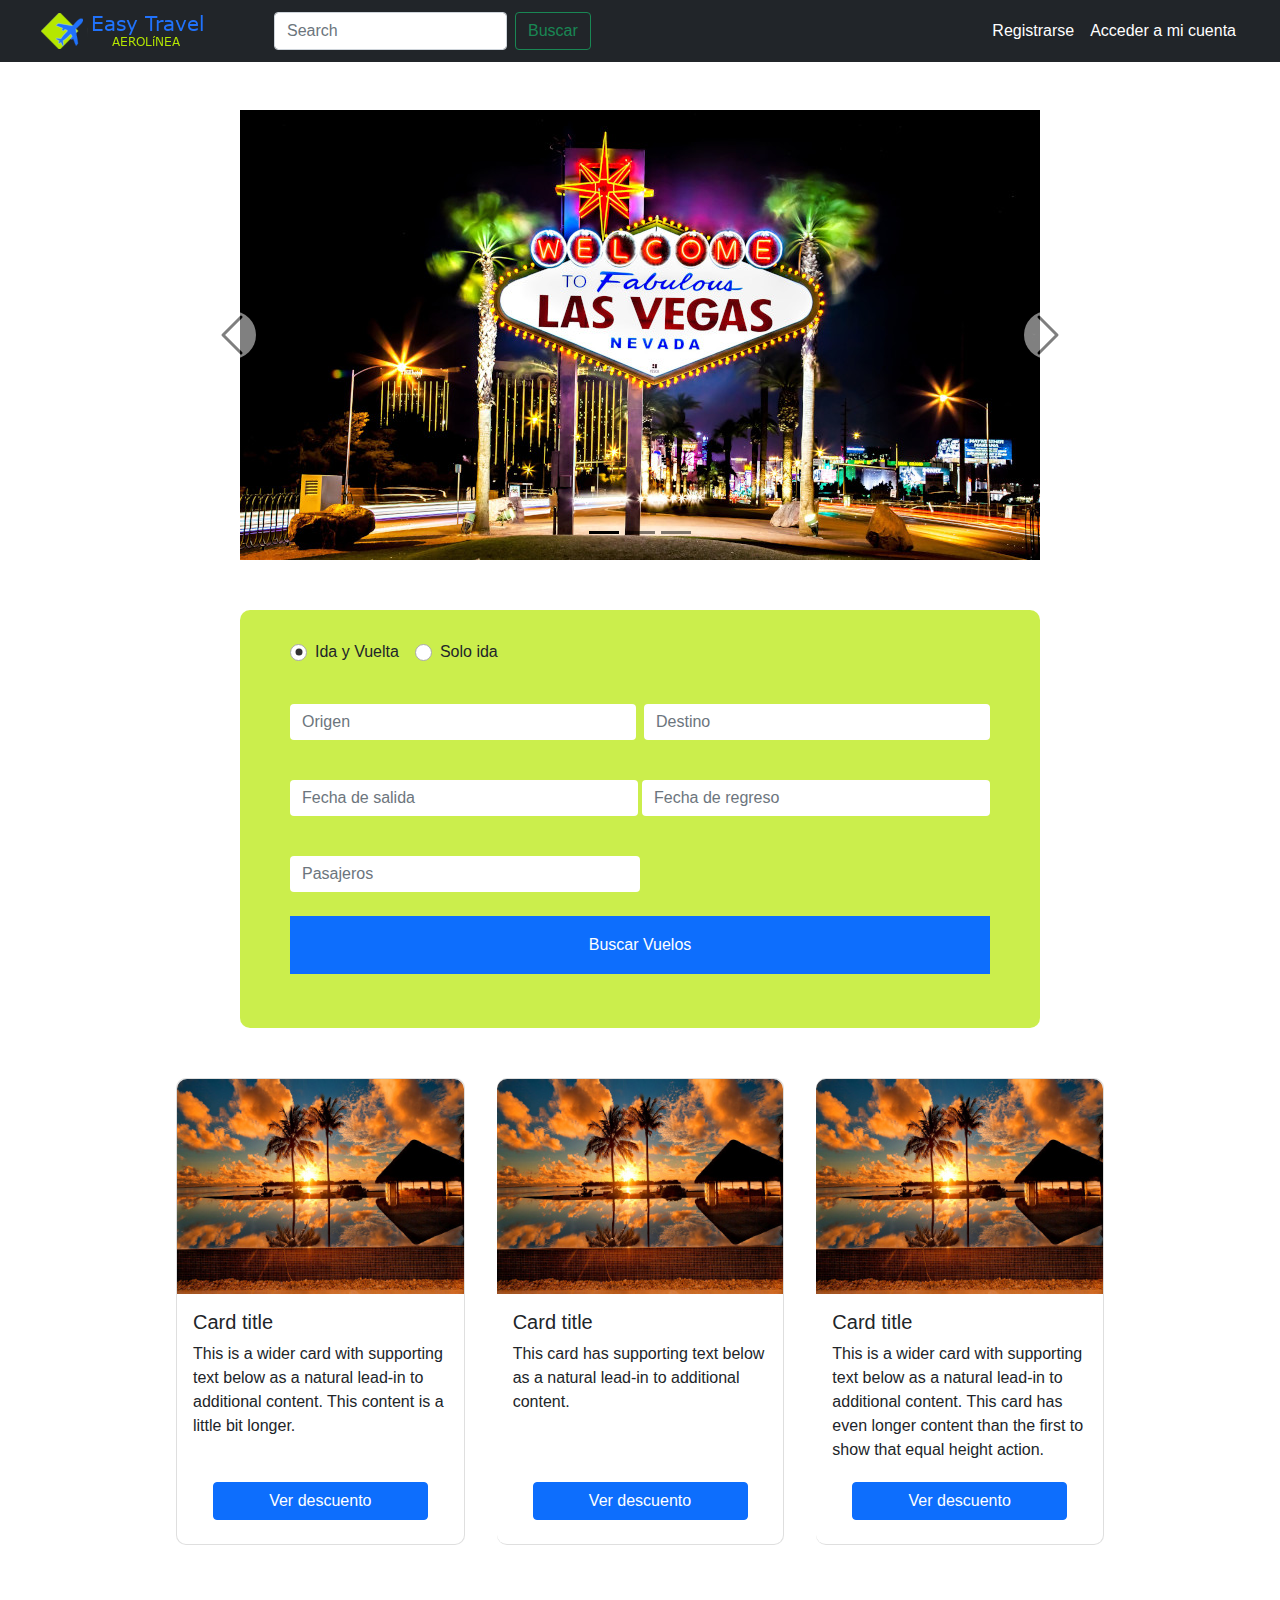
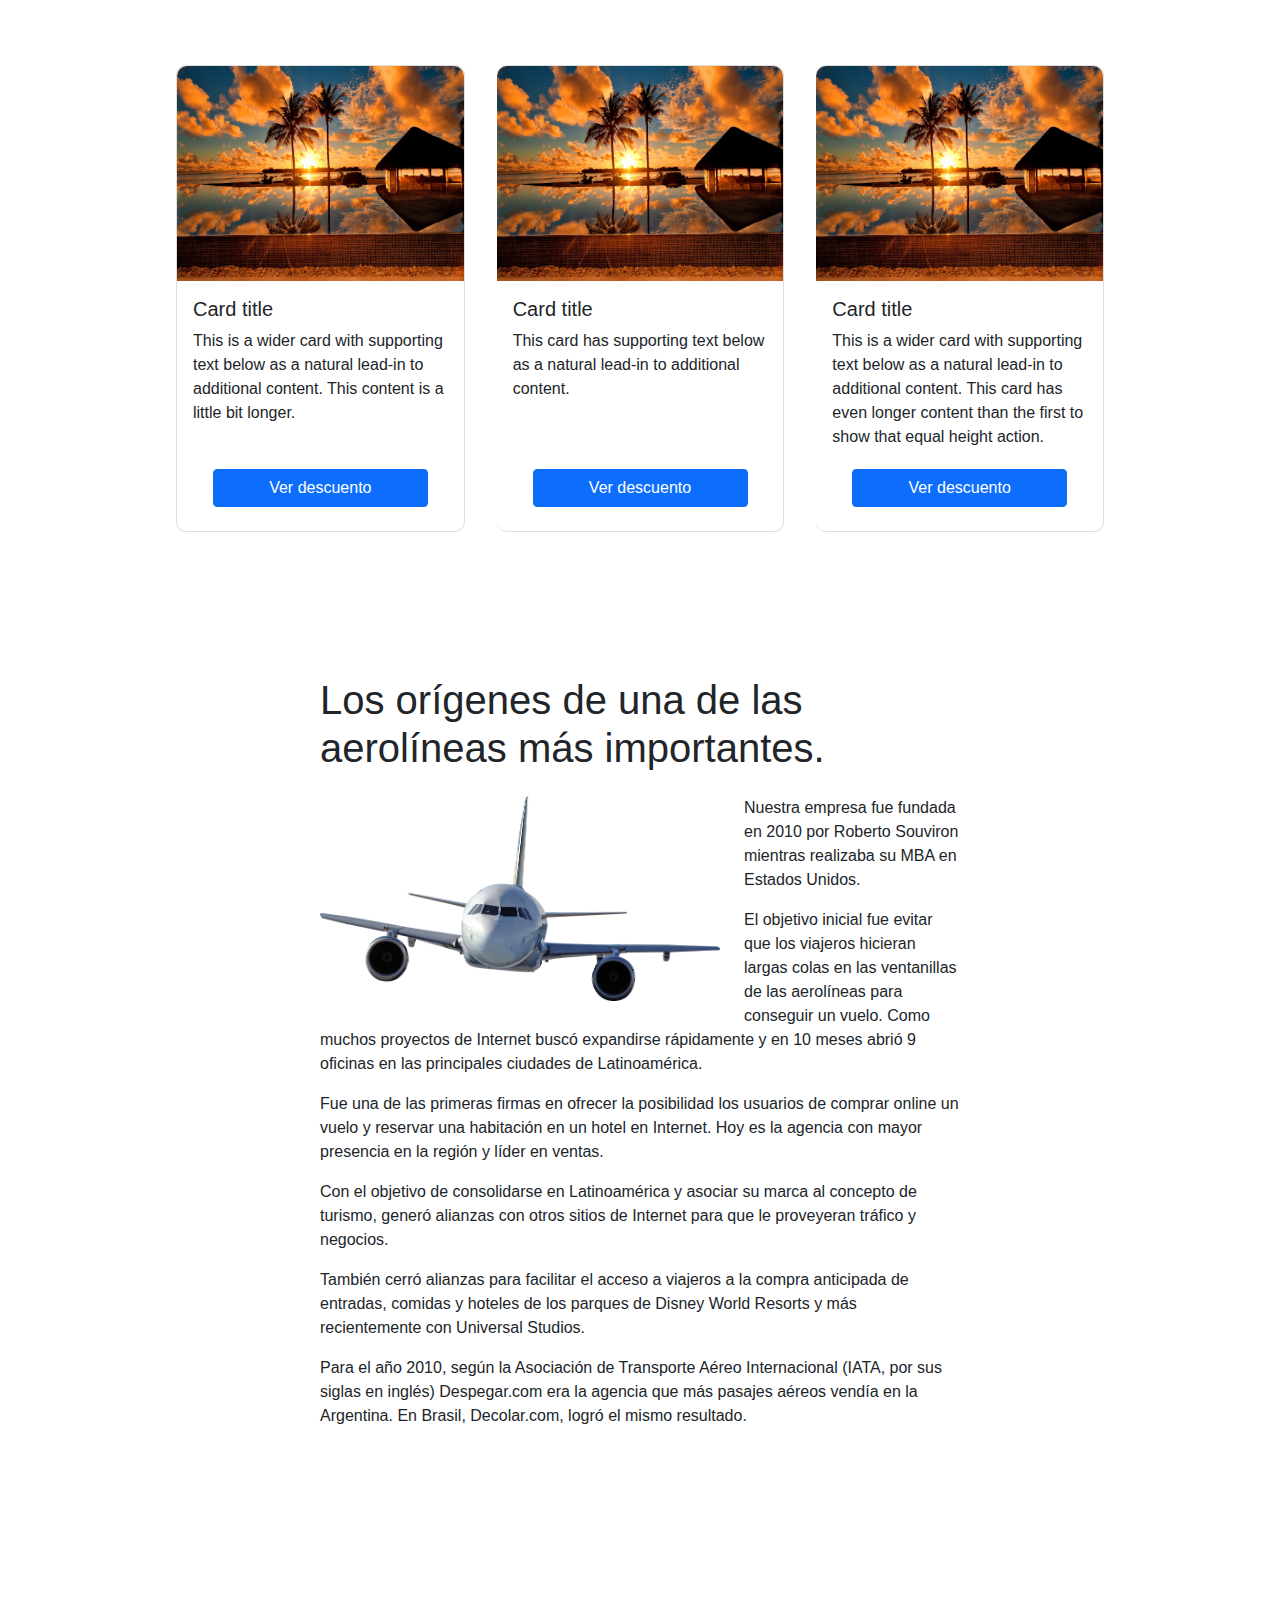
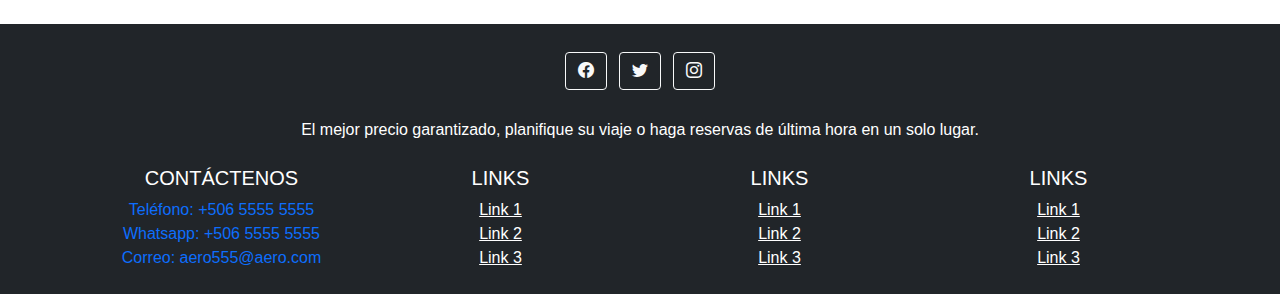
<file: index.html>
<!DOCTYPE html>
<html>

<head>
  <meta charset="utf-8">
  <meta http-equiv="X-UA-Compatible" content="IE=edge">
  <title>Easy Travel</title>
  <link rel="icon" type="image/x-icon" href="assets/img/icons/png/36x36.png">
  <meta name="description" content="Agencia de Viajes">
  <meta name="viewport" content="width=device-width, initial-scale=1">

  <!-- CSS -->
  <link href="assets/css/bootstrap.css" rel="stylesheet" type="text/css" />
  <link href="assets/css/custom.css" rel="stylesheet" type="text/css" />

  <!-- Icons-->
  <link rel="stylesheet" href="https://cdn.jsdelivr.net/npm/bootstrap-icons@1.7.0/font/bootstrap-icons.css">
  <link rel="stylesheet" href="https://pro.fontawesome.com/releases/v5.10.0/css/all.css" integrity="sha384-AYmEC3Yw5cVb3ZcuHtOA93w35dYTsvhLPVnYs9eStHfGJvOvKxVfELGroGkvsg+p" crossorigin="anonymous" />

  <!-- JavaScript -->
  <script src="assets/js/bootstrap.js"></script>
  <script src="assets/js/custom.js"></script>

</head>

<body>





  <!-- NAVBAR -->
  <header>
    <nav class="navbar navbar-expand-lg navbar-dark bg-dark px-4 py-2">
      <div class="container-fluid">
        <a class="navbar-brand" href="#!"><img src="assets/img/icons/nav/nav.png"></a>
        <button class="navbar-toggler" type="button" data-bs-toggle="collapse" data-bs-target="#navbarSupportedContent"
          aria-controls="navbarSupportedContent" aria-expanded="false" aria-label="Toggle navigation">
          <span class="navbar-toggler-icon"></span>
        </button>
        <div class="collapse navbar-collapse" id="navbarSupportedContent">

          <form class="d-flex px-5">
            <input class="form-control me-2" type="search" placeholder="Search" aria-label="Search">
            <button class="btn btn-outline-success" type="submit">Buscar</button>
          </form>

          <ul class="navbar-nav ms-auto mb-2 mb-lg-0">
            <li class="nav-item">
              <a class="nav-link active" aria-current="page" href="../Progra3Proyecto/signup.html">Registrarse</a>
            </li>
            <li class="nav-item">
              <a class="nav-link active" aria-current="page" href="#">Acceder a mi cuenta</a>
            </li>
          </ul>

        </div>
      </div>
    </nav>
  </header>
  <!-- NAVBAR -->










  <!-- CAROUSEL -->
  <div id="carouselExampleCaptions" class="carousel carousel-dark slide my-5 w-75 mx-auto" data-bs-ride="carousel">
    <div class="carousel-indicators">
      <button type="button" data-bs-target="#carouselExampleCaptions" data-bs-slide-to="0" class="active"
        aria-current="true" aria-label="Slide 1"></button>
      <button type="button" data-bs-target="#carouselExampleCaptions" data-bs-slide-to="1"
        aria-label="Slide 2"></button>
      <button type="button" data-bs-target="#carouselExampleCaptions" data-bs-slide-to="2"
        aria-label="Slide 3"></button>
    </div>

    <div class="carousel-inner">
      <div class="carousel-item active">
        <img src="assets/img/carousel/car1.jpg" class="d-block w-100 mx-auto" alt="..."
          style="max-width:800px; max-height:450px;">
        <div class="carousel-caption d-none d-md-block">
          <h5></h5>
          <p></p>
        </div>
      </div>
      <div class="carousel-item">
        <img src="assets/img/carousel/car2.jpg" class="d-block w-100 mx-auto" alt="..."
          style="max-width:800px; max-height:450px;">
        <div class="carousel-caption d-none d-md-block">
          <h5></h5>
          <p></p>
        </div>
      </div>
      <div class="carousel-item">
        <img src="assets/img/carousel/car3.jpg" class="d-block w-100 mx-auto" alt="..."
          style="max-width:800px; max-height:450px;">
        <div class="carousel-caption d-none d-md-block">
          <h5></h5>
          <p></p>
        </div>
      </div>
    </div>
    <button class="carousel-control-prev" type="button" data-bs-target="#carouselExampleCaptions" data-bs-slide="prev">
      <span class="carousel-control-prev-icon" aria-hidden="true"></span>
      <span class="visually-hidden">Previous</span>
    </button>
    <button class="carousel-control-next" type="button" data-bs-target="#carouselExampleCaptions" data-bs-slide="next">
      <span class="carousel-control-next-icon" aria-hidden="true"></span>
      <span class="visually-hidden">Next</span>
    </button>
  </div>
  <!-- CAROUSEL -->










  <!-- BUSCADOR DE VUELOS -->
  <div class="wrapper">
    <form action="#">

      <!-- Radio Buttons -->
      <div class="form-group d-flex align-items-center justify-content-start flex-wrap">
        <label class="option my-sm-0 my-2 pe-3">
          <input type="radio" id="radio1" name="radio" checked onclick="Check1()">Ida y Vuelta<span
            class="checkmark"></span> </label>
        <label class="option my-sm-0 my-2">
          <input type="radio" id="radio2" name="radio" onclick="Check1()">Solo ida <span class="checkmark"></span>
        </label>
      </div>
      <!-- Origen -->
      <div class="form-group d-sm-flex margin">
        <div class="d-flex align-items-center flex-fill me-sm-1 my-sm-0 my-4 position-relative"> <input
            type="text" required placeholder="Origen" class="form-control">
          <div class="label" id="from"></div>
        </div>
        <div class="d-flex align-items-center flex-fill ms-sm-1 my-sm-0 my-4 position-relative"> <input
            type="text" required placeholder="Destino" class="form-control">
          <div class="label" id="to"></div> 
        </div>
      </div>
      <!-- Destino -->
      <div class="form-group d-sm-flex margin">
        <!-- Fecha salida -->
        <div class="col-sm-12 d-flex align-items-center flex-fill me-sm1X my-sm-0 position-relative">
          <input id="departDate" required placeholder="Fecha de salida" class="form-control"
            onfocus="(this.type='date')" onblur="(this.type='text')" type="text">
          <div class="label" id="depart"></div>
        </div>
        <!-- Fecha regreso -->
        <div id="divRD"
          class="col-sm-12 d-flex align-items-center flex-fill ms-sm-1 my-sm-0 my-4 position-relative">
          <input id="returnDate" type="text" required placeholder="Fecha de regreso" class="form-control"
            onfocus="(this.type='date')" onblur="(this.type='text')">
          <div class="label" id="return"></div>
        </div>
      </div>
      <!-- Pasajeros -->
      <div class="form-group d-flex align-items-center position-relative col-6">
        <input id="psngr" type="number" min="1" max="10" required placeholder="Pasajeros" class="form-control">
      </div>
      <!-- Boton buscar -->
      <div class="form-group my-3">
        <div class="btn btn-primary rounded-0 d-flex justify-content-center text-center p-3">Buscar Vuelos </div>
      </div>
    </form>
  </div>
  <!-- BUSCADOR DE VUELOS -->







  <!-- CARDS -->
  <div class="card-group w-75 mx-auto my-5">
    <div class="card mx-3"
      style="border-radius: 10px 10px 10px 10px; -webkit-border-radius: 10px 10px 10px 10px; -moz-border-radius: 10px 10px 10px 10px;">
      <img class="card-img-top" src="assets/img/cards/card1.jpg" alt="Card image cap"
        style="border-radius: 10px 10px 0px 0px; -webkit-border-radius: 10px 10px 0px 0px; -moz-border-radius: 10px 10px 0px 0px;">
      <div class="card-body">
        <h5 class="card-title">Card title</h5>
        <p class="card-text">This is a wider card with supporting text below as a natural lead-in to additional content.
          This content is a little bit longer.</p>
      </div>
      <a href="#" class="btn btn-primary w-75 mx-auto mt-1 mb-4">Ver descuento</a>
    </div>
    <div class="card mx-3"
      style="border-radius: 10px 10px 10px 10px; -webkit-border-radius: 10px 10px 10px 10px; -moz-border-radius: 10px 10px 10px 10px;">
      <img class="card-img-top" src="assets/img/cards/card1.jpg" alt="Card image cap"
        style="border-radius: 10px 10px 0px 0px; -webkit-border-radius: 10px 10px 0px 0px; -moz-border-radius: 10px 10px 0px 0px;">
      <div class="card-body">
        <h5 class="card-title">Card title</h5>
        <p class="card-text">This card has supporting text below as a natural lead-in to additional content.</p>
      </div>
      <a href="#" class="btn btn-primary w-75 mx-auto mt-1 mb-4">Ver descuento</a>
    </div>
    <div class="card mx-3"
      style="border-radius: 10px 10px 10px 10px; -webkit-border-radius: 10px 10px 10px 10px; -moz-border-radius: 10px 10px 10px 10px;">
      <img class="card-img-top" src="assets/img/cards/card1.jpg" alt="Card image cap"
        style="border-radius: 10px 10px 0px 0px; -webkit-border-radius: 10px 10px 0px 0px; -moz-border-radius: 10px 10px 0px 0px;">
      <div class="card-body">
        <h5 class="card-title">Card title</h5>
        <p class="card-text">This is a wider card with supporting text below as a natural lead-in to additional content.
          This card has even longer content than the first to show that equal height action.</p>
      </div>
      <a href="#" class="btn btn-primary w-75 mx-auto mt-1 mb-4">Ver descuento</a>
    </div>
  </div>


  <br>


  <div class="card-group w-75 mx-auto my-5">
    <div class="card mx-3"
      style="border-radius: 10px 10px 10px 10px; -webkit-border-radius: 10px 10px 10px 10px; -moz-border-radius: 10px 10px 10px 10px;">
      <img class="card-img-top" src="assets/img/cards/card1.jpg" alt="Card image cap"
        style="border-radius: 10px 10px 0px 0px; -webkit-border-radius: 10px 10px 0px 0px; -moz-border-radius: 10px 10px 0px 0px;">
      <div class="card-body">
        <h5 class="card-title">Card title</h5>
        <p class="card-text">This is a wider card with supporting text below as a natural lead-in to additional content.
          This content is a little bit longer.</p>
      </div>
      <a href="#" class="btn btn-primary w-75 mx-auto mt-1 mb-4">Ver descuento</a>
    </div>
    <div class="card mx-3"
      style="border-radius: 10px 10px 10px 10px; -webkit-border-radius: 10px 10px 10px 10px; -moz-border-radius: 10px 10px 10px 10px;">
      <img class="card-img-top" src="assets/img/cards/card1.jpg" alt="Card image cap"
        style="border-radius: 10px 10px 0px 0px; -webkit-border-radius: 10px 10px 0px 0px; -moz-border-radius: 10px 10px 0px 0px;">
      <div class="card-body">
        <h5 class="card-title">Card title</h5>
        <p class="card-text">This card has supporting text below as a natural lead-in to additional content.</p>
      </div>
      <a href="#" class="btn btn-primary w-75 mx-auto mt-1 mb-4">Ver descuento</a>
    </div>
    <div class="card mx-3"
      style="border-radius: 10px 10px 10px 10px; -webkit-border-radius: 10px 10px 10px 10px; -moz-border-radius: 10px 10px 10px 10px;">
      <img class="card-img-top" src="assets/img/cards/card1.jpg" alt="Card image cap"
        style="border-radius: 10px 10px 0px 0px; -webkit-border-radius: 10px 10px 0px 0px; -moz-border-radius: 10px 10px 0px 0px;">
      <div class="card-body">
        <h5 class="card-title">Card title</h5>
        <p class="card-text">This is a wider card with supporting text below as a natural lead-in to additional content.
          This card has even longer content than the first to show that equal height action.</p>
      </div>
      <a href="#" class="btn btn-primary w-75 mx-auto mt-1 mb-4">Ver descuento</a>
    </div>
  </div>
  <!-- CARDS -->


  <br><br>


  <!-- HISTORIA -->
  <div class="w-50 mx-auto my-5">
    <h1 class="mb-4 ">Los orígenes de una de las aerolíneas más importantes.</h1>

    <img style="max-width: 400px;" class="rounded float-start me-4 mb-3" src="assets/img/history section/plane.png"
      alt="Card image cap">
    <p>Nuestra empresa fue fundada en 2010 por Roberto Souviron mientras realizaba su MBA en Estados Unidos.
    <p>El objetivo inicial fue evitar que los viajeros hicieran largas colas en las ventanillas de las aerolíneas para
      conseguir un vuelo. Como muchos proyectos de Internet buscó expandirse rápidamente y en 10 meses abrió 9 oficinas
      en
      las principales ciudades de Latinoamérica.</p>
    <p>Fue una de las primeras firmas en ofrecer la posibilidad los usuarios de comprar online un vuelo y reservar una
      habitación en un hotel en Internet. Hoy es la agencia con mayor presencia en la región y líder en ventas.</p>
    <p>Con el objetivo de consolidarse en Latinoamérica y asociar su marca al concepto de turismo, generó alianzas con
      otros sitios de Internet para que le proveyeran tráfico y negocios.</p>
    <p>También cerró alianzas para facilitar el acceso a viajeros a la compra anticipada de entradas, comidas y hoteles
      de
      los parques de Disney World Resorts y más recientemente con Universal Studios.</p>
    <p>Para el año 2010, según la Asociación de Transporte Aéreo Internacional (IATA, por sus siglas en inglés)
      Despegar.com era la agencia que más pasajes aéreos vendía en la Argentina. En Brasil, Decolar.com, logró el mismo
      resultado.</p>
  </div>
  <!-- HISTORIA -->





  <br><br>





  <!-- FOOTER-->
  <footer class="bg-dark text-center text-white mt-5">
    <!-- Grid container -->
    <div class="container p-4">
      <!-- Section: Social media -->

      <section class="mb-4">
        <!-- Facebook -->
        <a class="btn btn-outline-light btn-floating m-1" href="https://www.facebook.com" target="_blank"
          role="button"><i class="bi bi-facebook"></i></a>

        <!-- Twitter -->
        <a class="btn btn-outline-light btn-floating m-1" href="https://www.Twitter.com" target="_blank"
          role="button"><i class="bi bi-twitter"></i></a>

        <!-- Instagram -->
        <a class="btn btn-outline-light btn-floating m-1" href="https://www.Instagram.com" target="_blank"
          role="button"><i class="bi bi-instagram"></i></a>

      </section>
      <!-- Section: Social media -->


      <!-- Section: Text -->
      <section class="mb-4">
        <p>
          El mejor precio garantizado, planifique su viaje o haga reservas de última hora en un solo lugar.
        </p>
      </section>
      <!-- Section: Text -->

      <!-- Section: Links -->
      <section class="">
        <!--Grid row-->
        <div class="row">
          <!--Grid column-->
          <div class="col-lg-3 col-md-6 mb-4 mb-md-0">
            <h5 class="text-uppercase">Contáctenos</h5>

            <ul class="list-unstyled mb-0">
              <li>
                <a href="tel:+50658679852" class="text-decoration-none">Teléfono: +506 5555 5555</a>
              </li>
              <li>
                <a href="https://wa.me/50655555555" class=" text-decoration-none">Whatsapp: +506 5555 5555</a>
              </li>
              <li>
                <a href="mailto:aero555@aero.com" class="text-decoration-none">Correo: aero555@aero.com</a>
              </li>
            </ul>
          </div>
          <!--Grid column-->

          <!--Grid column-->
          <div class="col-lg-3 col-md-6 mb-4 mb-md-0">
            <h5 class="text-uppercase">Links</h5>

            <ul class="list-unstyled mb-0">
              <li>
                <a href="#!" class="text-white">Link 1</a>
              </li>
              <li>
                <a href="#!" class="text-white">Link 2</a>
              </li>
              <li>
                <a href="#!" class="text-white">Link 3</a>
              </li>
            </ul>
          </div>
          <!--Grid column-->

          <!--Grid column-->
          <div class="col-lg-3 col-md-6 mb-4 mb-md-0">
            <h5 class="text-uppercase">Links</h5>

            <ul class="list-unstyled mb-0">
              <li>
                <a href="#!" class="text-white">Link 1</a>
              </li>
              <li>
                <a href="#!" class="text-white">Link 2</a>
              </li>
              <li>
                <a href="#!" class="text-white">Link 3</a>
              </li>
            </ul>
          </div>
          <!--Grid column-->

          <!--Grid column-->
          <div class="col-lg-3 col-md-6 mb-4 mb-md-0">
            <h5 class="text-uppercase">Links</h5>

            <ul class="list-unstyled mb-0">
              <li>
                <a href="#!" class="text-white">Link 1</a>
              </li>
              <li>
                <a href="#!" class="text-white">Link 2</a>
              </li>
              <li>
                <a href="#!" class="text-white">Link 3</a>
              </li>
            </ul>
          </div>
          <!--Grid column-->

        </div>
        <!--Grid row-->
      </section>
      <!-- Section: Links -->
    </div>
    <!-- Grid container -->


  </footer>
  <!-- Footer -->

</body>

</html>
</file>
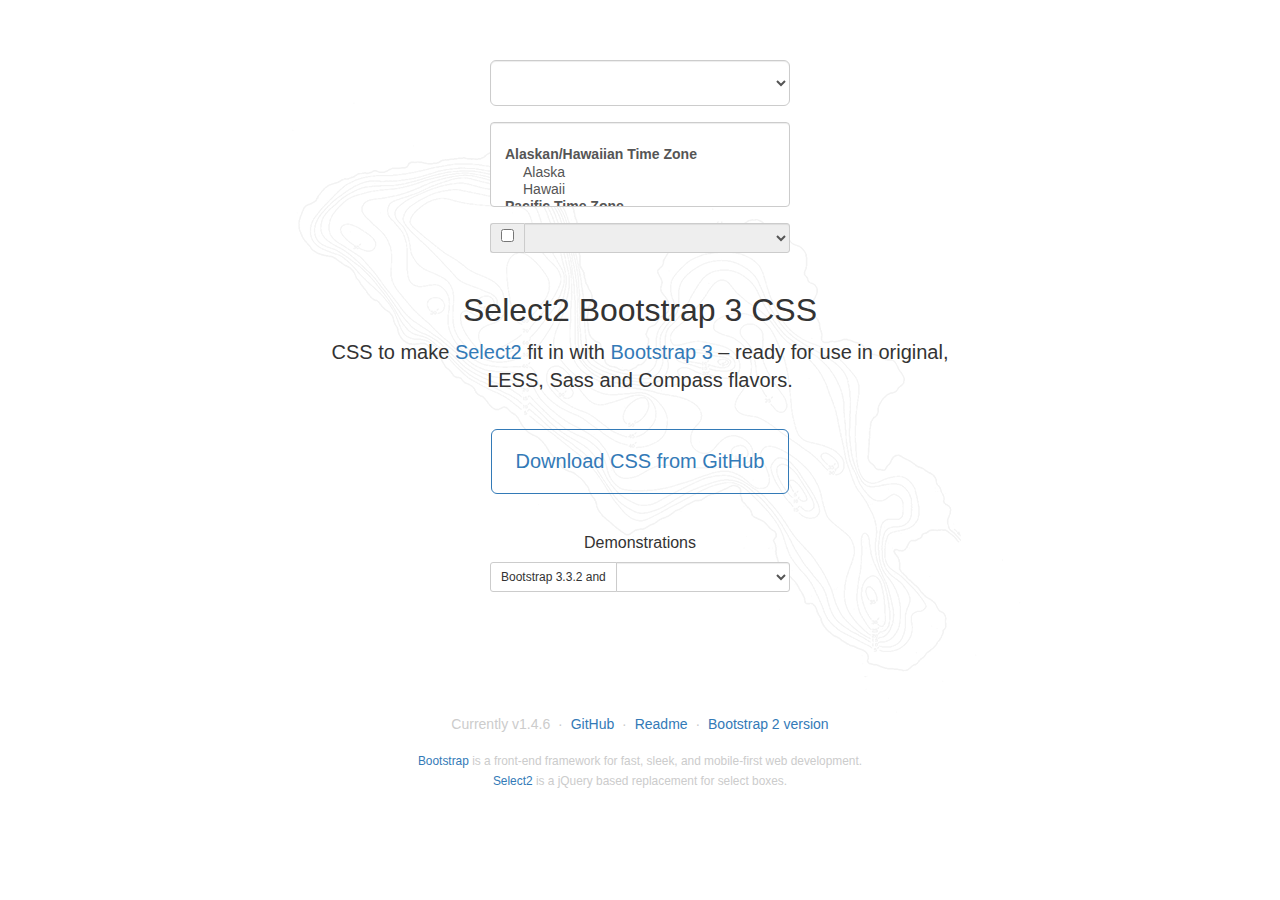
<file: backend/admin/lib/select2-bootstrap-css/docs/index.html>
<!doctype html>
<html class="home">
	<head>
	<meta charset="utf-8">
	<meta http-equiv="X-UA-Compatible" content="IE=edge">
	<title>select2-bootstrap-css</title>
	<link rel="stylesheet" href="css/bootstrap.min.css">
	<link rel="stylesheet" href="//select2.github.io/select2/select2-3.5.2/select2.css">
	<link rel="stylesheet" href="css/select2-bootstrap.css">
	<link rel="stylesheet" href="css/gh-pages.css">
	<!--[if lt IE 9]>
		<script src="//oss.maxcdn.com/html5shiv/3.7.2/html5shiv.min.js"></script>
		<script src="js/respond.min.js"></script>
	<![endif]-->
</head>

	<body>
		<div class="jumbotron">
	<div class="container">
		<div class="select2-wrapper">
			<select class="form-control input-lg select2">
				<option></option>
				<optgroup label="Alaskan/Hawaiian Time Zone">
	<option value="AK">Alaska</option>
	<option value="HI">Hawaii</option>
</optgroup>
<optgroup label="Pacific Time Zone">
	<option value="CA">California</option>
	<option value="NV">Nevada</option>
	<option value="OR">Oregon</option>
	<option value="WA">Washington</option>
</optgroup>
<optgroup label="Mountain Time Zone">
	<option value="AZ">Arizona</option>
	<option value="CO">Colorado</option>
	<option value="ID">Idaho</option>
	<option value="MT">Montana</option><option value="NE">Nebraska</option>
	<option value="NM">New Mexico</option>
	<option value="ND">North Dakota</option>
	<option value="UT">Utah</option>
	<option value="WY">Wyoming</option>
</optgroup>
<optgroup label="Central Time Zone">
	<option value="AL">Alabama</option>
	<option value="AR">Arkansas</option>
	<option value="IL">Illinois</option>
	<option value="IA">Iowa</option>
	<option value="KS">Kansas</option>
	<option value="KY">Kentucky</option>
	<option value="LA">Louisiana</option>
	<option value="MN">Minnesota</option>
	<option value="MS">Mississippi</option>
	<option value="MO">Missouri</option>
	<option value="OK">Oklahoma</option>
	<option value="SD">South Dakota</option>
	<option value="TX">Texas</option>
	<option value="TN">Tennessee</option>
	<option value="WI">Wisconsin</option>
</optgroup>
<optgroup label="Eastern Time Zone">
	<option value="CT">Connecticut</option>
	<option value="DE">Delaware</option>
	<option value="FL">Florida</option>
	<option value="GA">Georgia</option>
	<option value="IN">Indiana</option>
	<option value="ME">Maine</option>
	<option value="MD">Maryland</option>
	<option value="MA">Massachusetts</option>
	<option value="MI">Michigan</option>
	<option value="NH">New Hampshire</option><option value="NJ">New Jersey</option>
	<option value="NY">New York</option>
	<option value="NC">North Carolina</option>
	<option value="OH">Ohio</option>
	<option value="PA">Pennsylvania</option><option value="RI">Rhode Island</option><option value="SC">South Carolina</option>
	<option value="VT">Vermont</option><option value="VA">Virginia</option>
	<option value="WV">West Virginia</option>
</optgroup>

			</select>
		</div>
		<div class="select2-wrapper">
			<select class="form-control select2" multiple="multiple">
				<option></option>
				<optgroup label="Alaskan/Hawaiian Time Zone">
	<option value="AK">Alaska</option>
	<option value="HI">Hawaii</option>
</optgroup>
<optgroup label="Pacific Time Zone">
	<option value="CA">California</option>
	<option value="NV">Nevada</option>
	<option value="OR">Oregon</option>
	<option value="WA">Washington</option>
</optgroup>
<optgroup label="Mountain Time Zone">
	<option value="AZ">Arizona</option>
	<option value="CO">Colorado</option>
	<option value="ID">Idaho</option>
	<option value="MT">Montana</option><option value="NE">Nebraska</option>
	<option value="NM">New Mexico</option>
	<option value="ND">North Dakota</option>
	<option value="UT">Utah</option>
	<option value="WY">Wyoming</option>
</optgroup>
<optgroup label="Central Time Zone">
	<option value="AL">Alabama</option>
	<option value="AR">Arkansas</option>
	<option value="IL">Illinois</option>
	<option value="IA">Iowa</option>
	<option value="KS">Kansas</option>
	<option value="KY">Kentucky</option>
	<option value="LA">Louisiana</option>
	<option value="MN">Minnesota</option>
	<option value="MS">Mississippi</option>
	<option value="MO">Missouri</option>
	<option value="OK">Oklahoma</option>
	<option value="SD">South Dakota</option>
	<option value="TX">Texas</option>
	<option value="TN">Tennessee</option>
	<option value="WI">Wisconsin</option>
</optgroup>
<optgroup label="Eastern Time Zone">
	<option value="CT">Connecticut</option>
	<option value="DE">Delaware</option>
	<option value="FL">Florida</option>
	<option value="GA">Georgia</option>
	<option value="IN">Indiana</option>
	<option value="ME">Maine</option>
	<option value="MD">Maryland</option>
	<option value="MA">Massachusetts</option>
	<option value="MI">Michigan</option>
	<option value="NH">New Hampshire</option><option value="NJ">New Jersey</option>
	<option value="NY">New York</option>
	<option value="NC">North Carolina</option>
	<option value="OH">Ohio</option>
	<option value="PA">Pennsylvania</option><option value="RI">Rhode Island</option><option value="SC">South Carolina</option>
	<option value="VT">Vermont</option><option value="VA">Virginia</option>
	<option value="WV">West Virginia</option>
</optgroup>

			</select>
		</div>
		<div class="select2-wrapper">
			<div class="form-group">
				<div class="input-group input-group-sm select2-bootstrap-prepend">
					<span class="input-group-addon">
						<input type="checkbox">
					</span>
					<select id="select2-single-input-group-sm" class="form-control select2" disabled>
						<option></option>
						<optgroup label="Alaskan/Hawaiian Time Zone">
	<option value="AK">Alaska</option>
	<option value="HI">Hawaii</option>
</optgroup>
<optgroup label="Pacific Time Zone">
	<option value="CA">California</option>
	<option value="NV">Nevada</option>
	<option value="OR">Oregon</option>
	<option value="WA">Washington</option>
</optgroup>
<optgroup label="Mountain Time Zone">
	<option value="AZ">Arizona</option>
	<option value="CO">Colorado</option>
	<option value="ID">Idaho</option>
	<option value="MT">Montana</option><option value="NE">Nebraska</option>
	<option value="NM">New Mexico</option>
	<option value="ND">North Dakota</option>
	<option value="UT">Utah</option>
	<option value="WY">Wyoming</option>
</optgroup>
<optgroup label="Central Time Zone">
	<option value="AL">Alabama</option>
	<option value="AR">Arkansas</option>
	<option value="IL">Illinois</option>
	<option value="IA">Iowa</option>
	<option value="KS">Kansas</option>
	<option value="KY">Kentucky</option>
	<option value="LA">Louisiana</option>
	<option value="MN">Minnesota</option>
	<option value="MS">Mississippi</option>
	<option value="MO">Missouri</option>
	<option value="OK">Oklahoma</option>
	<option value="SD">South Dakota</option>
	<option value="TX">Texas</option>
	<option value="TN">Tennessee</option>
	<option value="WI">Wisconsin</option>
</optgroup>
<optgroup label="Eastern Time Zone">
	<option value="CT">Connecticut</option>
	<option value="DE">Delaware</option>
	<option value="FL">Florida</option>
	<option value="GA">Georgia</option>
	<option value="IN">Indiana</option>
	<option value="ME">Maine</option>
	<option value="MD">Maryland</option>
	<option value="MA">Massachusetts</option>
	<option value="MI">Michigan</option>
	<option value="NH">New Hampshire</option><option value="NJ">New Jersey</option>
	<option value="NY">New York</option>
	<option value="NC">North Carolina</option>
	<option value="OH">Ohio</option>
	<option value="PA">Pennsylvania</option><option value="RI">Rhode Island</option><option value="SC">South Carolina</option>
	<option value="VT">Vermont</option><option value="VA">Virginia</option>
	<option value="WV">West Virginia</option>
</optgroup>

					</select>
				</div>
			</div>
		</div>

		<h1 class="jumbotron-title">Select2 Bootstrap&nbsp;3&nbsp;CSS</h1>

		<p class="lead">CSS to make <a href="http://select2.github.io/select2/">Select2</a> fit in with <a href="http://getbootstrap.com/">Bootstrap 3</a>  – ready for use in original, LESS, Sass and Compass flavors.</p>

		<a href="https://raw.githubusercontent.com/t0m/select2-bootstrap-css/bootstrap3/select2-bootstrap.css" class="btn btn-outline btn-lg">Download CSS from GitHub</a>

		<h2>Demonstrations</h2>

		<div class="select2-wrapper">
			<div class="input-group input-group-sm select2-bootstrap-prepend" id="abId0.002539606299251318">
				<div class="input-group-btn">
					<button class="btn btn-default" type="button" data-select2-open="demonstrations">
						Bootstrap 3.3.2 and
					</button>
				</div>
				<select id="demonstrations" class="form-control">
					<option></option>
					
						<option value="master.html">master</option>
					
						<option value="3.5.2.html">3.5.2</option>
					
						<option value="3.5.1.html">3.5.1</option>
					
						<option value="3.4.5.html">3.4.5</option>
					
						<option value="3.4.4.html">3.4.4</option>
					
						<option value="3.4.3.html">3.4.3</option>
					
						<option value="3.4.2.html">3.4.2</option>
					
						<option value="3.4.1.html">3.4.1</option>
					
						<option value="3.3.2.html">3.3.2</option>
					
				</select>
			</div>
		</div>
	</div>
</div>

<div class="footer">
	<div class="container">
		<ul class="footer-links">
	<li class="version"><span class="hidden-xs">Currently</span> v1.4.6</li>
	<li>&middot;</li>
	<li><a href="https://github.com/t0m/select2-bootstrap-css/tree/bootstrap3">GitHub</a></li>
	<li>&middot;</li>
	<li><a href="https://github.com/t0m/select2-bootstrap-css/tree/bootstrap3#readme">Readme</a></li>
	<li>&middot;</li>
	<li><a href="https://github.com/t0m/select2-bootstrap-css">Bootstrap 2 version</a></li>
</ul>


		<small>
			<a href="http://getbootstrap.com">Bootstrap</a> is a front-end framework for fast, sleek, and mobile-first web development.<br>
			<a href="http://select2.com">Select2</a> is a jQuery based replacement for select boxes.
		</small>
	</div>
</div>


<script src="//ajax.googleapis.com/ajax/libs/jquery/1.10.2/jquery.min.js"></script>
<script src="//select2.github.io/select2/select2-3.4.2/select2.js"></script>
<script>
	$( ".select2" ).select2( { placeholder: "Select a State", maximumSelectionSize: 6 } );

	$( ":checkbox" ).on( "click", function() {
		$( this ).parent().nextAll( "select" ).select2( "enable", this.checked );
	});

	$( "#demonstrations" ).select2( { placeholder: "Select2 version", minimumResultsForSearch: -1 } ).on( "change", function() {
		document.location = $( this ).find( ":selected" ).val();
	} );

	$( "button[data-select2-open]" ).click( function() {
		$( "#" + $( this ).data( "select2-open" ) ).select2( "open" );
	});
</script>

	</body>
</html>
</file>
<file: assets/css/custom.css>
/* ==================================================*/
/* =================    INDEX    ====================*/
/* ==================================================*/



/* CAROUSEL */
.carousel-control-prev-icon,
.carousel-control-next-icon{
  display: inline-block !important;
  width: 3rem !important;
  height: 3rem !important;
  background-repeat: no-repeat !important;
  background-position: 50% !important;
  background-size: 100% 100% !important;
  filter: invert(100%) !important;
  border-radius: 200px 200px 200px 200px;
  background-color: #000000 !important;
}
/* CAROUSEL */



/* BUSCADOR DE VUELOS */
@import url('https://fonts.googleapis.com/css2?family=Poppins&display=swap');

* {
    padding: 0;
    margin: 0;
    box-sizing: border-box;
    font-family: 'Poppins', sans-serif
}

.wrapper {
    max-width: 800px;
    margin: 50px auto;
    border: 0px solid #b5e700;
    border-radius: 10px;
    background-color: rgba(181,231,0, 0.7);
    
}

.wrapper form {
    padding: 30px 50px
}

.wrapper form .form-group {
    padding-bottom: .5rem
}

.wrapper form .option {
    position: relative;
    padding-left: 25px;
    cursor: pointer;
    display: block
}

.wrapper form .option input {
    display: none
}

.wrapper form .checkmark {
    position: absolute;
    top: 4px;
    left: 0;
    height: 17px;
    width: 17px;
    background-color: #fff;
    border: 1px solid #aaa;
    border-radius: 50%
}

.wrapper form .option input:checked~.checkmark:after {
    display: block
}

.wrapper form .option .checkmark:after {
    content: "";
    width: 7px;
    height: 7px;
    display: block;
    border-radius: 50%;
    background-color: #333;
    position: absolute;
    top: 48%;
    left: 52%;
    transform: translate(-50%, -50%) scale(0);
    transition: 200ms ease-in-out 0s
}

.wrapper form .option:hover input[type="radio"]~.checkmark {
    background-color: #f4f4f4
}

.wrapper form .option input[type="radio"]:checked~.checkmark {
    background: #fff;
    color: #fff;
    transition: 300ms ease-in-out 0s
}

.wrapper form .option input[type="radio"]:checked~.checkmark:after {
    transform: translate(-50%, -50%) scale(1);
    color: #fff
}

.wrapper form a {
    color: #333
}

.wrapper form .form-control {
    outline: none;
    border: none
}

.wrapper form .form-control:focus {
    box-shadow: none
}

.wrapper form input[type="text"]:focus::placeholder {
    color: transparent
}

input[type="date"] {
    cursor: pointer
}

.wrapper form .label::after {
    position: absolute;
    top: 5px;
    left: 0px;
    font-size: 0.9rem;
    margin: 0rem 0.4rem;
    text-transform: uppercase;
    letter-spacing: 0.08rem;
    font-weight: 600;
    color: #999;
    transition: all .2s ease-in-out;
    transform: scale(0)
}

.wrapper form .label#from::after {
    content: 'Origen'
}

.wrapper form .label#to::after {
    content: 'Destino'
}

.wrapper form .label#depart::after {
    content: 'Fecha de salida'
}

.wrapper form .label#return::after {
    content: 'Fecha de regreso'
}

.wrapper form .label#psngr::after {
    content: 'Pasajero(s)'
}

.wrapper form input[type="text"]:focus~.label::after {
    top: -15px;
    left: 0px;
    transform: scale(1)
}

.wrapper form input[type="date"]:focus~.label::after {
    top: -15px;
    left: 0px;
    transform: scale(1)
}

.margin {
    margin: 2rem 0rem
}









/* BUSCADOR DE VUELOS */





/* ==================================================*/
/* ==================   PROFILE   ===================*/
/* ==================================================*/

.signup-form2 {
    max-width: 1000px;
    margin: 0 auto;
    padding: 30px 0;
  }
  .signup-form2 form {
    color: #999;
    border-radius: 3px;
      margin-bottom: 15px;
        background: #fff;
        box-shadow: 0px 0px 0px rgba(0, 0, 0, 0.3);
        padding: 30px;
    }
  .signup-form2 h2 {
    color: #333;
    font-weight: bold;
        margin-top: 0;
    }
    .signup-form2 hr {
        margin: 0 -30px 20px;
    }
  .signup-form2 .form-group {
    margin-bottom: 20px;
  }
  .signup-form2 label {
    font-weight: normal;
    font-size: 13px;
  }
  .signup-form2 .form-control {
    min-height: 38px;
    box-shadow: none !important;
  }	
  .signup-form2 .input-group-addon {
    max-width: 42px;
    text-align: center;
  }
  .signup-form2 input[type="checkbox"] {
    margin-top: 2px;
  }   
  .signup-form2 .btn{        
  font-size: 16px;
  font-weight: bold;
  background: #19aa8d;
  border: none;
  min-width: 140px;
  }
  .signup-form2 .btn:hover, .signup-form2 .btn:focus {
    background: #179b81;
        outline: none;
  }
  .signup-form2 a {
    color: #fff;	
    text-decoration: underline;
  }
  .signup-form2 a:hover {
    text-decoration: none;
  }
  .signup-form2 form a {
    color: #19aa8d;
    text-decoration: none;
  }	
  .signup-form2 form a:hover {
    text-decoration: underline;
  }
  .signup-form2 .fa {
    font-size: 21px;
    color: #19aa8d;
    margin-right: 10px;
    margin-top: 10px;
  }
  .signup-form2 .fa-paper-plane {
    font-size: 18px;
  }
  .signup-form2 .fa-check {
    color: #fff;
    left: 17px;
    top: 18px;
    font-size: 7px;
    position: absolute;
  }
  /* PROFILE */
  
  
  
  
  
/* ==================================================*/
/* ==================   SIGNUP   ====================*/
/* ==================================================*/
  
.container {
  margin-top: 100px
}

/* GOOGLE MAPS */ 
    #divX {
    pointer-events: none;
}
    
#map {
    height: 445px;
    width: 500px;
}

#instructions {
    background-color: #fff;
    border: 0;
    border-radius: 2px;
    box-shadow: 0 1px 4px -1px rgba(0, 0, 0, 0.3);
    margin: 10px;
    padding: 0 0.5em;
    font: 400 18px Roboto, Arial, sans-serif;
    overflow: hidden;
    padding: 1rem;
    font-size: small;
}
/* GOOGLE MAPS */
/* SIGNUP */
  






/* ==================================================*/
/* ==================   LOGIN   ===================*/
/* ==================================================*/

.signup-form-login {
  max-width: 500px;
  margin: 0 auto;
  padding: 30px 0;
}
.signup-form-login form {
  color: #999;
  border-radius: 3px;
    margin-bottom: 15px;
      background: #fff;
      box-shadow: 0px 0px 0px rgba(0, 0, 0, 0.3);
      padding: 30px;
  }
.signup-form-login h2 {
  color: #333;
  font-weight: bold;
      margin-top: 0;
  }
  .signup-form-login hr {
      margin: 0 -30px 20px;
  }
.signup-form-login .form-group {
  margin-bottom: 20px;
}
.signup-form-login label {
  font-weight: normal;
  font-size: 13px;
}
.signup-form-login .form-control {
  min-height: 38px;
  box-shadow: none !important;
}	
.signup-form-login .input-group-addon {
  max-width: 42px;
  text-align: center;
}
.signup-form-login input[type="checkbox"] {
  margin-top: 2px;
}   
.signup-form-login .btn{        
font-size: 16px;
font-weight: bold;
background: #19aa8d;
border: none;
min-width: 140px;
}
.signup-form-login .btn:hover, .signup-form-login .btn:focus {
  background: #179b81;
      outline: none;
}
.signup-form-login a {
  color: #fff;	
  text-decoration: underline;
}
.signup-form-login a:hover {
  text-decoration: none;
}
.signup-form-login form a {
  color: #19aa8d;
  text-decoration: none;
}	
.signup-form-login form a:hover {
  text-decoration: underline;
}
.signup-form-login .fa {
  font-size: 21px;
  color: #19aa8d;
  margin-right: 10px;
  margin-top: 10px;
}
.signup-form-login .fa-paper-plane {
  font-size: 18px;
}
.signup-form-login .fa-check {
  color: #fff;
  left: 17px;
  top: 18px;
  font-size: 7px;
  position: absolute;
}



/* ==================================================*/
/* ==============   SEAT SELECTION   ================*/
/* ==================================================*/
</file>
<file: backend/admin/lib/select2-bootstrap-css/docs/css/gh-pages.css>
.demo .footer, .home {
  background-image: url([data-uri]);
  background-repeat: no-repeat;
  background-position: 50% 0; }

.select2-result-repository {
  padding-top: 4px;
  padding-bottom: 3px; }
  .select2-result-repository__avatar {
    float: left;
    width: 60px;
    margin-right: 10px; }
    .select2-result-repository__avatar img {
      width: 100%;
      height: auto;
      border-radius: 2px; }
  .select2-result-repository__meta {
    margin-left: 70px; }
  .select2-result-repository__title {
    color: black;
    font-weight: bold;
    word-wrap: break-word;
    line-height: 1.1;
    margin-bottom: 4px; }
  .select2-result-repository__forks, .select2-result-repository__stargazers {
    margin-right: 1em; }
  .select2-result-repository__forks, .select2-result-repository__stargazers, .select2-result-repository__watchers {
    display: inline-block;
    color: #aaaaaa;
    font-size: 11px; }
  .select2-result-repository__description {
    font-size: 13px;
    color: #777777;
    margin-top: 4px; }
  .select2-highlighted .select2-result-repository__title {
    color: white; }
  .select2-highlighted .select2-result-repository__forks, .select2-highlighted .select2-result-repository__stargazers, .select2-highlighted .select2-result-repository__description, .select2-highlighted .select2-result-repository__watchers {
    color: #c1d7e9; }

a:hover, a:focus {
  text-decoration: none; }

.demo {
  padding: 80px 30px 0; }
  .demo .footer {
    padding-top: 200px;
    padding-bottom: 80px; }

.home {
  padding-bottom: 30px;
  background-position: 50% 50%; }
  .home body {
    background-color: transparent; }
  .home .container {
    max-width: 700px; }

.jumbotron {
  background-color: transparent;
  text-align: center;
  font-weight: normal; }
  .jumbotron-title {
    margin-top: 40px;
    font-size: 28px; }
  .jumbotron h2 {
    text-align: center;
    font-size: 16px; }
  .jumbotron hr {
    border-color: #eeeeee;
    width: 100px; }
  .jumbotron .lead {
    font-size: 16px; }
    .jumbotron .lead a {
      border-bottom: 1px solid transparent;
      color: #337ab7;
      font-weight: normal;
      transition: all 0.1s ease-in-out; }
      .jumbotron .lead a:hover {
        border-color: #23527c;
        border-width: 1px;
        color: #23527c; }
  .jumbotron .form-group {
    background: none; }
  .jumbotron .select2-wrapper {
    width: 300px;
    text-align: left;
    margin: 0 auto 16px;
    transition: all 0.1s ease-in-out; }
  .jumbotron .btn-outline {
    border-color: #337ab7;
    font-size: inherit;
    padding: 18px 24px;
    transition: all 0.1s ease-in-out; }
    .jumbotron .btn-outline:hover, .jumbotron .btn-outline:active {
      color: white;
      background-color: #337ab7; }
  .jumbotron .btn-lg {
    padding: 10px 16px;
    font-size: 18px;
    line-height: 1.33;
    border-radius: 6px;
    margin-top: 15px;
    margin-bottom: 15px;
    margin-left: 0; }

.footer-links {
  margin-top: 16px;
  margin-bottom: 0;
  padding-bottom: 16px;
  padding-left: 0;
  list-style: none;
  font-size: 14px; }
  .footer-links li {
    display: inline;
    margin-left: 2px;
    margin-right: 2px; }

.footer {
  text-align: center;
  color: #cccccc; }
  .footer a {
    border-bottom: 1px solid transparent;
    color: #337ab7;
    font-weight: normal;
    transition: all 0.1s ease-in-out; }
    .footer a:hover {
      border-color: #23527c;
      border-width: 1px;
      color: #23527c; }

@media (min-width: 768px) {
  .jumbotron {
    padding-top: 60px;
    padding-bottom: 60px;
    font-size: 20px; }
    .jumbotron h1 {
      font-size: 32px; }
    .jumbotron .lead {
      font-size: 20px; }
    .jumbotron .btn-lg {
      margin: 20px 0;
      padding: 18px 24px;
      font-size: 20px; } }
</file>
